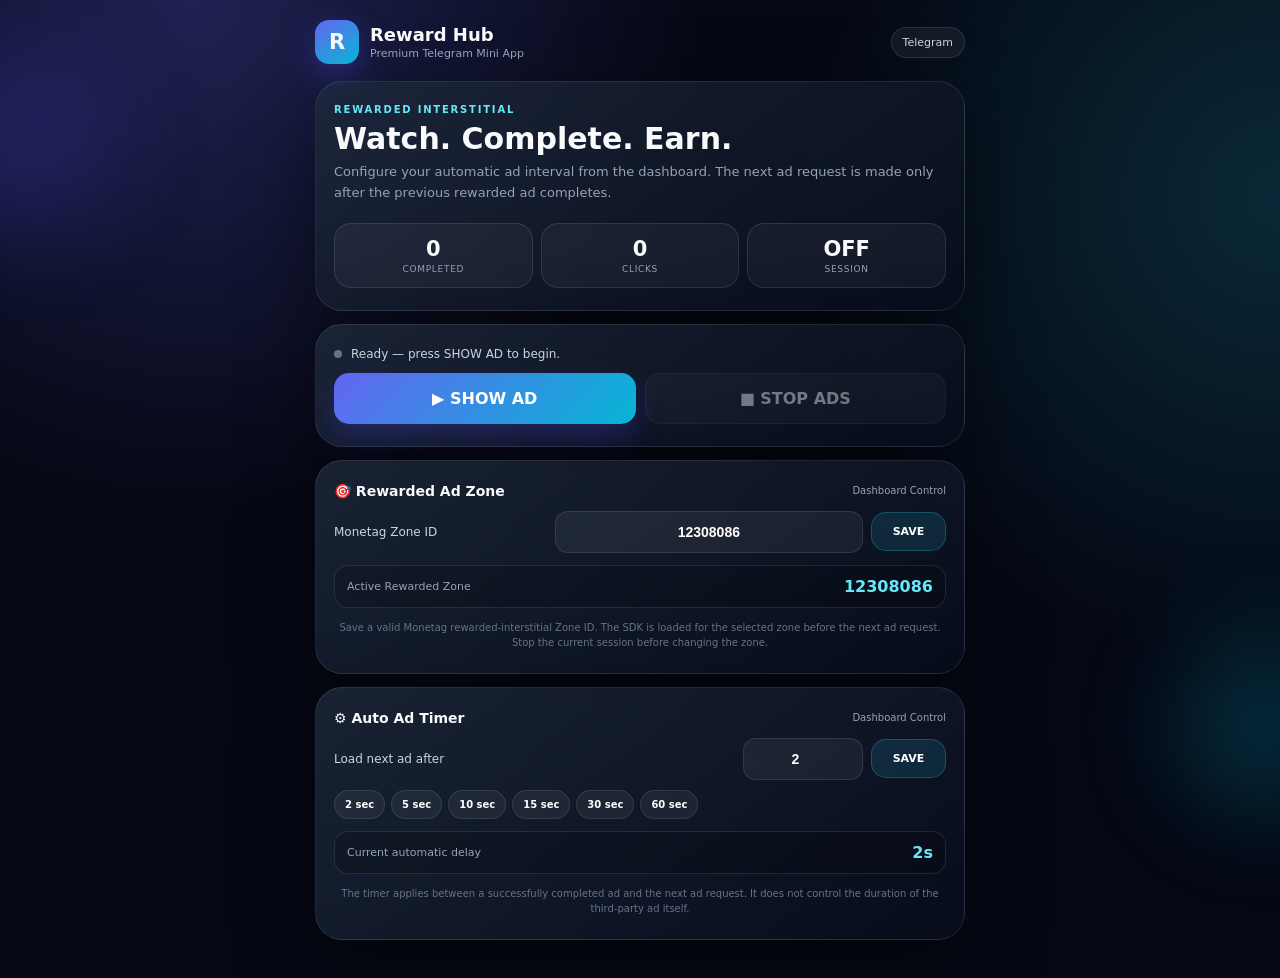
<file: index.html>
<!DOCTYPE html>
<html lang="en">
<head>
  <meta charset="UTF-8" />
  <meta name="viewport" content="width=device-width, initial-scale=1.0, viewport-fit=cover" />
  <meta name="theme-color" content="#050814" />
  <title>Reward Hub — Telegram Mini App</title>

  <script src="https://telegram.org/js/telegram-web-app.js"></script>
<style>
    :root{
      --bg:#050814; --panel:rgba(15,23,42,.72); --line:rgba(255,255,255,.10);
      --text:#f8fafc; --muted:#94a3b8; --cyan:#22d3ee; --blue:#6366f1;
      --green:#34d399; --red:#fb7185; --amber:#fbbf24;
    }
    *{box-sizing:border-box}
    html,body{margin:0;min-height:100%;font-family:Inter,system-ui,-apple-system,BlinkMacSystemFont,"Segoe UI",sans-serif;
      background:radial-gradient(circle at 15% 0%,rgba(99,102,241,.28),transparent 35%),
      radial-gradient(circle at 100% 20%,rgba(34,211,238,.16),transparent 32%),var(--bg);color:var(--text)}
    body{overflow-x:hidden}
    .orb{position:fixed;border-radius:50%;filter:blur(55px);opacity:.23;pointer-events:none}
    .orb.one{width:190px;height:190px;background:#4f46e5;top:5%;left:-80px}
    .orb.two{width:170px;height:170px;background:#06b6d4;right:-70px;bottom:10%}
    .app{width:min(680px,100%);margin:auto;padding:20px 15px 38px;position:relative;z-index:1}
    .topbar{display:flex;align-items:center;justify-content:space-between;margin-bottom:17px}
    .brand{display:flex;align-items:center;gap:11px}
    .logo{width:44px;height:44px;border-radius:14px;display:grid;place-items:center;background:linear-gradient(145deg,#6366f1,#06b6d4);
      box-shadow:0 10px 30px rgba(79,70,229,.35);font-size:21px;font-weight:900}
    h1{font-size:18px;margin:0}.sub{font-size:11px;color:var(--muted);margin-top:2px}
    .pill{padding:8px 11px;border:1px solid var(--line);border-radius:999px;background:rgba(255,255,255,.05);font-size:11px;color:#cbd5e1}
    .card{border:1px solid var(--line);background:linear-gradient(145deg,rgba(30,41,59,.82),rgba(8,13,28,.92));
      border-radius:27px;box-shadow:0 24px 80px rgba(0,0,0,.45);padding:22px 18px}
    .eyebrow{color:#67e8f9;font-size:10px;font-weight:900;letter-spacing:1.8px;text-transform:uppercase}
    .hero h2{font-size:30px;line-height:1.08;margin:8px 0 7px}.hero p{color:var(--muted);font-size:13px;line-height:1.6;margin:0}
    .stats{display:grid;grid-template-columns:repeat(3,1fr);gap:8px;margin-top:19px}
    .stat{border:1px solid var(--line);background:rgba(255,255,255,.045);border-radius:17px;padding:13px 8px;text-align:center}
    .stat b{display:block;font-size:21px}.stat span{display:block;margin-top:3px;color:var(--muted);font-size:9px;text-transform:uppercase;letter-spacing:.7px}
    .control{margin-top:13px}
    .status{display:flex;align-items:center;gap:9px;color:#cbd5e1;font-size:12px;margin-bottom:12px}
    .dot{width:8px;height:8px;border-radius:50%;background:#64748b}
    .dot.live{background:var(--green);box-shadow:0 0 0 5px rgba(52,211,153,.1),0 0 18px rgba(52,211,153,.7)}
    .dot.wait{background:var(--amber);box-shadow:0 0 0 5px rgba(251,191,36,.1),0 0 15px rgba(251,191,36,.55)}
    .buttons{display:grid;grid-template-columns:1fr 1fr;gap:9px}
    button{border:0;color:white;font:inherit;font-weight:800;cursor:pointer;border-radius:15px;padding:15px 13px;transition:.15s}
    button:active{transform:scale(.98)}
    button:disabled{opacity:.43;cursor:not-allowed}
    .primary{background:linear-gradient(135deg,#6366f1,#06b6d4);box-shadow:0 12px 28px rgba(79,70,229,.28)}
    .secondary{background:rgba(255,255,255,.07);border:1px solid var(--line)}

    .settings{margin-top:13px}
    .settings-title{display:flex;align-items:center;justify-content:space-between;margin-bottom:12px}
    .settings-title strong{font-size:14px}.settings-title small{color:var(--muted);font-size:10px}
    .timer-row{display:grid;grid-template-columns:1fr 120px 75px;gap:8px;align-items:center}
    .timer-label{color:#cbd5e1;font-size:12px}
    .input-wrap{position:relative}
    input{width:100%;border:1px solid var(--line);outline:none;background:rgba(255,255,255,.06);color:#fff;
      border-radius:13px;padding:12px 10px;font-size:14px;font-weight:800;text-align:center}
    input:focus{border-color:rgba(34,211,238,.65);box-shadow:0 0 0 3px rgba(34,211,238,.08)}
    .save{padding:12px 8px;background:rgba(34,211,238,.12);border:1px solid rgba(34,211,238,.25);font-size:11px}
    .quick{display:flex;gap:6px;flex-wrap:wrap;margin-top:10px}
    .quick button{padding:8px 10px;font-size:10px;background:rgba(255,255,255,.055);border:1px solid var(--line)}
    .timer-display{margin-top:12px;padding:11px 12px;border-radius:14px;background:rgba(0,0,0,.18);border:1px solid var(--line);
      display:flex;justify-content:space-between;align-items:center;font-size:11px;color:var(--muted)}
    .timer-display b{color:#67e8f9;font-size:16px}
    .info{margin-top:12px;color:#64748b;font-size:10px;line-height:1.55;text-align:center}
    .toast{position:fixed;left:50%;bottom:22px;transform:translate(-50%,20px);opacity:0;pointer-events:none;background:#0f172a;
      border:1px solid var(--line);padding:11px 15px;border-radius:13px;font-size:12px;box-shadow:0 15px 45px rgba(0,0,0,.4);
      transition:.25s;z-index:20;white-space:nowrap}.toast.show{opacity:1;transform:translate(-50%,0)}
    @media(max-width:440px){
      .hero h2{font-size:27px}.stats{gap:6px}.stat b{font-size:19px}
      .buttons{grid-template-columns:1fr}.timer-row{grid-template-columns:1fr 100px 68px}
    }
  </style>
</head>

<body>
  <div class="orb one"></div><div class="orb two"></div>

  <main class="app">
    <header class="topbar">
      <div class="brand">
        <div class="logo">R</div>
        <div><h1>Reward Hub</h1><div class="sub">Premium Telegram Mini App</div></div>
      </div>
      <div class="pill" id="tgUser">Telegram</div>
    </header>

    <section class="card hero">
      <div class="eyebrow">Rewarded Interstitial</div>
      <h2>Watch. Complete. Earn.</h2>
      <p>Configure your automatic ad interval from the dashboard. The next ad request is made only after the previous rewarded ad completes.</p>

      <div class="stats">
        <div class="stat"><b id="completed">0</b><span>Completed</span></div>
        <div class="stat"><b id="clicks">0</b><span>Clicks</span></div>
        <div class="stat"><b id="session">OFF</b><span>Session</span></div>
      </div>
    </section>

    <section class="card control">
      <div class="status"><span class="dot" id="dot"></span><span id="statusText">Ready — press SHOW AD to begin.</span></div>
      <div class="buttons">
        <button class="primary" id="startBtn">▶ SHOW AD</button>
        <button class="secondary" id="stopBtn" disabled>■ STOP ADS</button>
      </div>
    </section>

    <section class="card settings">
      <div class="settings-title">
        <strong>🎯 Rewarded Ad Zone</strong>
        <small>Dashboard Control</small>
      </div>

      <div class="timer-row" style="grid-template-columns:1fr 1.45fr 75px;">
        <div class="timer-label">Monetag Zone ID</div>
        <div class="input-wrap">
          <input id="zoneInput" type="text" inputmode="numeric" autocomplete="off"
                 placeholder="12308086" value="12308086" />
        </div>
        <button class="save" id="saveZone">SAVE</button>
      </div>

      <div class="timer-display">
        <span>Active Rewarded Zone</span>
        <b id="currentZone">12308086</b>
      </div>

      <div class="info">
        Save a valid Monetag rewarded-interstitial Zone ID. The SDK is loaded for the selected zone before the next ad request.
        Stop the current session before changing the zone.
      </div>
    </section>

    <section class="card settings">
      <div class="settings-title">
        <strong>⚙ Auto Ad Timer</strong>
        <small>Dashboard Control</small>
      </div>

      <div class="timer-row">
        <div class="timer-label">Load next ad after</div>
        <div class="input-wrap">
          <input id="timerInput" type="number" min="1" max="3600" step="1" value="2" inputmode="numeric" />
        </div>
        <button class="save" id="saveTimer">SAVE</button>
      </div>

      <div class="quick">
        <button data-sec="2">2 sec</button>
        <button data-sec="5">5 sec</button>
        <button data-sec="10">10 sec</button>
        <button data-sec="15">15 sec</button>
        <button data-sec="30">30 sec</button>
        <button data-sec="60">60 sec</button>
      </div>

      <div class="timer-display">
        <span>Current automatic delay</span>
        <b><span id="currentTimer">2</span>s</b>
      </div>

      <div class="info">
        The timer applies between a successfully completed ad and the next ad request.
        It does not control the duration of the third-party ad itself.
      </div>
    </section>
  </main>

  <div class="toast" id="toast"></div>

<script>
(() => {
  "use strict";

  const STORAGE = "rewardHub_v2";
  const DEFAULT_DELAY = 2;
  const MIN_DELAY = 1;
  const MAX_DELAY = 3600;
  const DEFAULT_ZONE = "12308086";

  const $ = id => document.getElementById(id);
  const completedEl = $("completed");
  const clicksEl = $("clicks");
  const sessionEl = $("session");
  const statusText = $("statusText");
  const dot = $("dot");
  const startBtn = $("startBtn");
  const stopBtn = $("stopBtn");
  const timerInput = $("timerInput");
  const zoneInput = $("zoneInput");
  const currentZone = $("currentZone");
  const saveZone = $("saveZone");
  const currentTimer = $("currentTimer");
  const saveTimer = $("saveTimer");
  const toast = $("toast");
  const tgUser = $("tgUser");

  let saved = {};
  try { saved = JSON.parse(localStorage.getItem(STORAGE) || "{}"); } catch (_) {}

  let stats = {
    completed: Number(saved.completed || 0),
    clicks: Number(saved.clicks || 0)
  };

  let delaySeconds = clamp(Number(saved.delaySeconds || DEFAULT_DELAY), MIN_DELAY, MAX_DELAY);
  let zoneId = String(saved.zoneId || DEFAULT_ZONE).trim();
  let running = false;
  let busy = false;
  let timer = null;
  let countdownTimer = null;
  let countdownEnd = 0;

  function clamp(n, min, max) {
    return Math.min(max, Math.max(min, Number.isFinite(n) ? n : DEFAULT_DELAY));
  }

  function persist() {
    localStorage.setItem(STORAGE, JSON.stringify({
      completed: stats.completed,
      clicks: stats.clicks,
      delaySeconds,
      zoneId
    }));
  }

  function render() {
    completedEl.textContent = stats.completed;
    clicksEl.textContent = stats.clicks;
    sessionEl.textContent = running ? "ON" : "OFF";
    timerInput.value = delaySeconds;
    currentTimer.textContent = delaySeconds;
    zoneInput.value = zoneId;
    currentZone.textContent = zoneId;
    persist();
  }

  function setStatus(text, state = "") {
    statusText.textContent = text;
    dot.className = "dot " + state;
  }

  function toastMsg(message) {
    toast.textContent = message;
    toast.classList.add("show");
    clearTimeout(toastMsg.t);
    toastMsg.t = setTimeout(() => toast.classList.remove("show"), 2200);
  }

  function setTimer(seconds) {
    delaySeconds = clamp(Math.floor(Number(seconds)), MIN_DELAY, MAX_DELAY);
    render();
    toastMsg(`Automatic ad timer set to ${delaySeconds} seconds`);
  }

  function cancelScheduledAd() {
    clearTimeout(timer);
    timer = null;
    clearInterval(countdownTimer);
    countdownTimer = null;
  }

  function scheduleNextAd() {
    cancelScheduledAd();
    if (!running) return;

    countdownEnd = Date.now() + delaySeconds * 1000;
    setStatus(`Ad completed ✓ — next ad in ${delaySeconds}s.`, "wait");

    countdownTimer = setInterval(() => {
      if (!running) {
        clearInterval(countdownTimer);
        return;
      }
      const left = Math.max(0, countdownEnd - Date.now());
      const secondsLeft = Math.ceil(left / 1000);
      if (secondsLeft > 0) {
        statusText.textContent = `Ad completed ✓ — next ad in ${secondsLeft}s.`;
      }
    }, 200);

    timer = setTimeout(() => {
      clearInterval(countdownTimer);
      countdownTimer = null;
      busy = false;
      requestAd();
    }, delaySeconds * 1000);
  }


  function isValidZoneId(value) {
    return /^\d{3,20}$/.test(String(value).trim());
  }

  function sdkFunctionName(zone) {
    return "show_" + String(zone).trim();
  }

  function loadMonetagSdk(zone) {
    return new Promise((resolve, reject) => {
      zone = String(zone).trim();

      if (!isValidZoneId(zone)) {
        reject(new Error("Invalid Zone ID"));
        return;
      }

      const fnName = sdkFunctionName(zone);

      // If the requested SDK function is already available, no reload is needed.
      if (typeof window[fnName] === "function") {
        resolve(fnName);
        return;
      }

      const oldScript = document.getElementById("monetag-dynamic-sdk");
      if (oldScript) oldScript.remove();

      // Remove a previous global function reference if possible.
      try { delete window[fnName]; } catch (_) {}

      const script = document.createElement("script");
      script.id = "monetag-dynamic-sdk";
      script.src = "//libtl.com/sdk.js";
      script.dataset.zone = zone;
      script.dataset.sdk = fnName;
      script.async = true;

      const timeout = setTimeout(() => {
        script.remove();
        reject(new Error("Monetag SDK load timeout"));
      }, 15000);

      script.onload = () => {
        // SDK may expose the function immediately or shortly after load.
        const started = Date.now();
        const check = () => {
          if (typeof window[fnName] === "function") {
            clearTimeout(timeout);
            resolve(fnName);
          } else if (Date.now() - started < 5000) {
            setTimeout(check, 100);
          } else {
            clearTimeout(timeout);
            reject(new Error("SDK function was not exposed"));
          }
        };
        check();
      };

      script.onerror = () => {
        clearTimeout(timeout);
        reject(new Error("Monetag SDK failed to load"));
      };

      document.head.appendChild(script);
    });
  }

  async function requestAd() {
    if (!running || busy) return;

    busy = true;
    setStatus(`Loading rewarded ad — Zone ${zoneId}…`, "live");

    try {
      const fnName = await loadMonetagSdk(zoneId);
      await window[fnName]();

      // The SDK Promise resolving is treated as successful completion.
      stats.completed++;
      render();

      busy = false;
      scheduleNextAd();
    } catch (error) {
      console.error("Rewarded ad error:", error);
      busy = false;
      setStatus("Ad could not be completed. Try again.");
      toastMsg("Ad unavailable");
    }
  }

  startBtn.addEventListener("click", () => {
    if (running) return;
    running = true;
    startBtn.disabled = true;
    stopBtn.disabled = false;
    render();
    requestAd();
  });

  stopBtn.addEventListener("click", () => {
    running = false;
    busy = false;
    cancelScheduledAd();
    startBtn.disabled = false;
    stopBtn.disabled = true;
    render();
    setStatus("Stopped — press SHOW AD to start again.");
    toastMsg("Ad session stopped");
  });


  saveZone.addEventListener("click", async () => {
    if (running || busy) {
      toastMsg("Stop the ad session before changing Zone ID");
      return;
    }

    const value = String(zoneInput.value || "").trim();

    if (!isValidZoneId(value)) {
      toastMsg("Enter a valid numeric Zone ID");
      zoneInput.value = zoneId;
      return;
    }

    const oldZone = zoneId;
    zoneId = value;
    render();

    try {
      setStatus(`Checking Zone ${zoneId}…`, "wait");
      await loadMonetagSdk(zoneId);
      setStatus(`Zone ${zoneId} is ready. Press SHOW AD to start.`);
      toastMsg(`Zone changed: ${zoneId}`);
    } catch (error) {
      console.error("Zone SDK load error:", error);
      zoneId = oldZone;
      render();
      setStatus(`Zone ${oldZone} restored — selected Zone could not load.`);
      toastMsg("Could not load selected Zone ID");
    }
  });

  zoneInput.addEventListener("keydown", e => {
    if (e.key === "Enter") saveZone.click();
  });

  saveTimer.addEventListener("click", () => {
    const value = Number(timerInput.value);
    if (!Number.isFinite(value) || value < MIN_DELAY || value > MAX_DELAY) {
      timerInput.value = delaySeconds;
      toastMsg(`Enter a value from ${MIN_DELAY} to ${MAX_DELAY} seconds`);
      return;
    }
    setTimer(value);
  });

  timerInput.addEventListener("keydown", e => {
    if (e.key === "Enter") saveTimer.click();
  });

  document.querySelectorAll("[data-sec]").forEach(btn => {
    btn.addEventListener("click", () => setTimer(Number(btn.dataset.sec)));
  });

  // No fake ad-click counter is generated here.
  // A third-party ad's internal click can only be counted if Monetag
  // exposes an official click callback/event for this SDK.

  function tgInit() {
    try {
      if (!window.Telegram || !Telegram.WebApp) return;
      Telegram.WebApp.ready();
      Telegram.WebApp.expand();
      const user = Telegram.WebApp.initDataUnsafe?.user;
      if (user?.first_name) tgUser.textContent = user.first_name.slice(0, 16);
    } catch (_) {}
  }

  tgInit();
  render();
})();
</script>
</body>
</html>
</file>
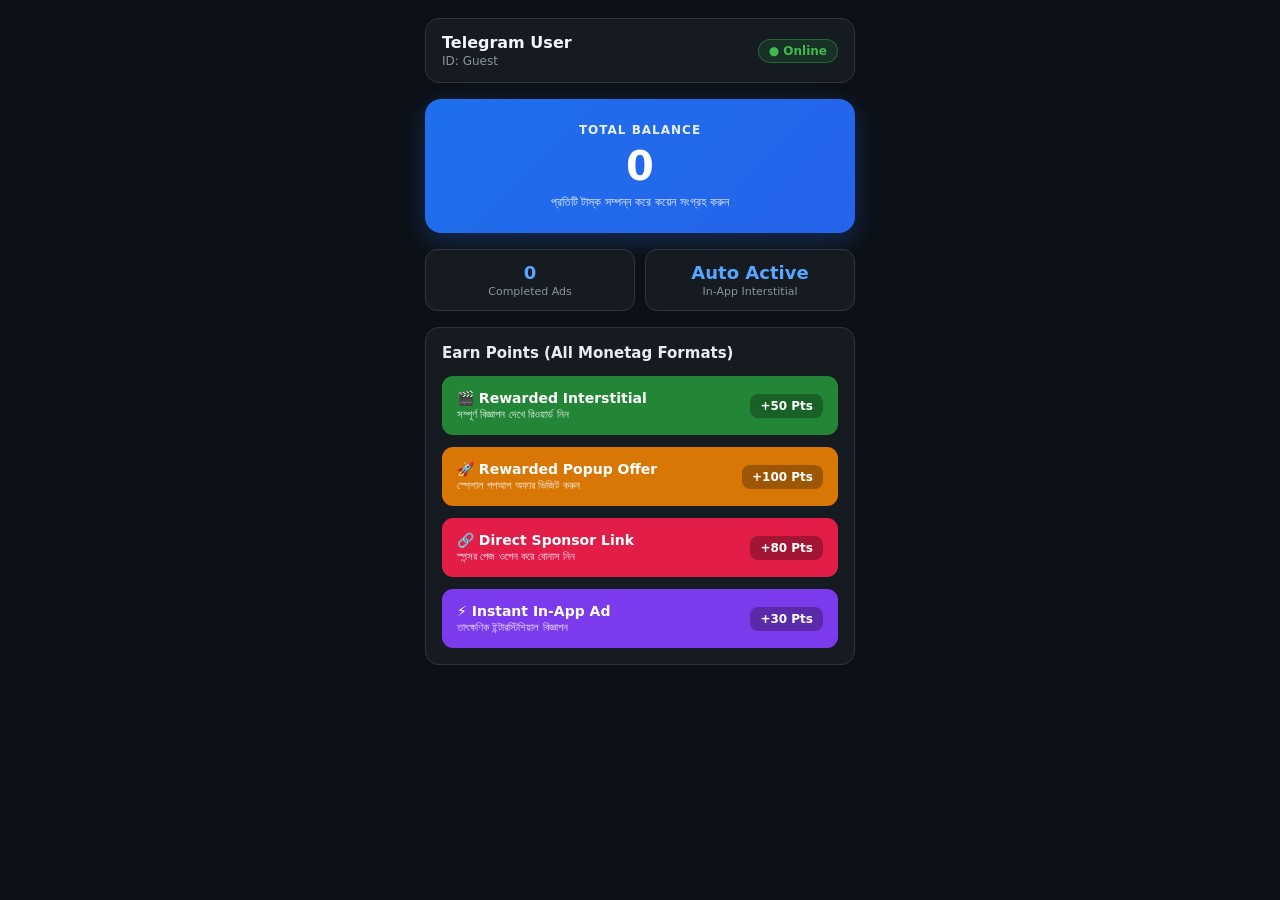
<file: index-v2.html>
<!DOCTYPE html>
<html lang="bn">
<head>
    <meta charset="UTF-8">
    <meta name="viewport" content="width=device-width, initial-scale=1.0, maximum-scale=1.0, user-scalable=no">
    <title>CoinEarn Pro - Telegram Mini App</title>
    
    <!-- Telegram WebApp Official SDK -->
    <script src="https://telegram.org/js/telegram-web-app.js"></script>

    <!-- Monetag Telegram Mini App SDK (Zone ID: 12308086) -->
    <script src='//libtl.com/sdk.js' data-zone='12308086' data-sdk='show_12308086'></script>

    <style>
        * { margin: 0; padding: 0; box-sizing: border-box; font-family: 'Segoe UI', system-ui, -apple-system, sans-serif; user-select: none; }
        body {
            background-color: #0d1117;
            color: #ffffff;
            display: flex;
            flex-direction: column;
            align-items: center;
            min-height: 100vh;
            padding: 18px 14px;
        }

        .app-container {
            width: 100%;
            max-width: 430px;
            display: flex;
            flex-direction: column;
            gap: 16px;
        }

        /* User Header */
        .header-card {
            background: #161b22;
            border: 1px solid #30363d;
            border-radius: 14px;
            padding: 14px 16px;
            display: flex;
            justify-content: space-between;
            align-items: center;
        }
        .user-info h3 { font-size: 16px; color: #f0f6fc; font-weight: 700; }
        .user-info p { font-size: 12px; color: #8b949e; margin-top: 2px; }
        .status-badge {
            background: rgba(35, 134, 54, 0.2);
            color: #3fb950;
            padding: 4px 10px;
            border-radius: 20px;
            font-size: 12px;
            font-weight: 600;
            border: 1px solid rgba(63, 185, 80, 0.4);
        }

        /* Balance Card */
        .balance-card {
            background: linear-gradient(135deg, #1f6feb 0%, #2563eb 100%);
            border-radius: 16px;
            padding: 24px 20px;
            text-align: center;
            box-shadow: 0 8px 24px rgba(31, 111, 235, 0.28);
        }
        .balance-label { font-size: 12px; text-transform: uppercase; letter-spacing: 1px; opacity: 0.9; font-weight: 600; }
        .balance-amount { font-size: 40px; font-weight: 800; margin: 6px 0; }
        .balance-sub { font-size: 12px; opacity: 0.9; }

        /* Stats Row */
        .stats-row {
            display: grid;
            grid-template-columns: 1fr 1fr;
            gap: 10px;
        }
        .stat-box {
            background: #161b22;
            border: 1px solid #30363d;
            border-radius: 12px;
            padding: 12px;
            text-align: center;
        }
        .stat-val { font-size: 18px; font-weight: 700; color: #58a6ff; }
        .stat-lbl { font-size: 11px; color: #8b949e; margin-top: 2px; }

        /* Task / Ad Buttons Section */
        .tasks-section {
            background: #161b22;
            border: 1px solid #30363d;
            border-radius: 14px;
            padding: 16px;
            display: flex;
            flex-direction: column;
            gap: 12px;
        }
        .section-title { font-size: 15px; font-weight: 700; color: #e6edf3; margin-bottom: 2px; }

        .ad-btn {
            width: 100%;
            padding: 14px 15px;
            border: none;
            border-radius: 11px;
            font-size: 14px;
            font-weight: 700;
            color: #fff;
            cursor: pointer;
            display: flex;
            justify-content: space-between;
            align-items: center;
            text-decoration: none;
            transition: transform 0.15s ease, opacity 0.2s;
        }
        .ad-btn:active { transform: scale(0.97); }
        .ad-btn:disabled { opacity: 0.6; cursor: not-allowed; }

        .btn-left { display: flex; flex-direction: column; text-align: left; }
        .btn-sub { font-size: 11px; font-weight: 400; opacity: 0.85; margin-top: 2px; }

        .btn-interstitial { background: #238636; }
        .btn-popup { background: #d97706; }
        .btn-direct { background: #e11d48; }
        .btn-inapp { background: #7c3aed; }

        .reward-tag {
            background: rgba(0, 0, 0, 0.28);
            padding: 5px 10px;
            border-radius: 8px;
            font-size: 12px;
            font-weight: 700;
            white-space: nowrap;
        }

        /* Toast Notification */
        #toast {
            position: fixed;
            bottom: 22px;
            left: 50%;
            transform: translateX(-50%);
            background: #238636;
            color: white;
            padding: 10px 20px;
            border-radius: 25px;
            font-size: 13px;
            font-weight: 600;
            display: none;
            box-shadow: 0 4px 14px rgba(0,0,0,0.6);
            z-index: 1000;
            white-space: nowrap;
        }
    </style>
</head>
<body>

    <div class="app-container">
        <!-- User Profile Header -->
        <div class="header-card">
            <div class="user-info">
                <h3 id="tgUserName">Telegram User</h3>
                <p id="tgUserId">ID: Guest</p>
            </div>
            <span class="status-badge">● Online</span>
        </div>

        <!-- Points Balance -->
        <div class="balance-card">
            <div class="balance-label">Total Balance</div>
            <div class="balance-amount" id="pointsDisplay">0</div>
            <div class="balance-sub">প্রতিটি টাস্ক সম্পন্ন করে কয়েন সংগ্রহ করুন</div>
        </div>

        <!-- Ad Counter Stats -->
        <div class="stats-row">
            <div class="stat-box">
                <div class="stat-val" id="adsWatchedDisplay">0</div>
                <div class="stat-lbl">Completed Ads</div>
            </div>
            <div class="stat-box">
                <div class="stat-val">Auto Active</div>
                <div class="stat-lbl">In-App Interstitial</div>
            </div>
        </div>

        <!-- Monetag Ad Formats Section -->
        <div class="tasks-section">
            <div class="section-title">Earn Points (All Monetag Formats)</div>

            <!-- ১. Rewarded Interstitial -->
            <button class="ad-btn btn-interstitial" id="btnInterstitial" onclick="runRewardedInterstitial()">
                <div class="btn-left">
                    <span>🎬 Rewarded Interstitial</span>
                    <span class="btn-sub">সম্পূর্ণ বিজ্ঞাপন দেখে রিওয়ার্ড নিন</span>
                </div>
                <span class="reward-tag">+50 Pts</span>
            </button>

            <!-- ২. Rewarded Popup -->
            <button class="ad-btn btn-popup" id="btnPopup" onclick="runRewardedPopup()">
                <div class="btn-left">
                    <span>🚀 Rewarded Popup Offer</span>
                    <span class="btn-sub">স্পেশাল পপআপ অফার ভিজিট করুন</span>
                </div>
                <span class="reward-tag">+100 Pts</span>
            </button>

            <!-- ৩. Direct Link / SmartLink -->
            <a href="https://uplcm.com/4/12334132" target="_blank" rel="noopener noreferrer" class="ad-btn btn-direct" onclick="runDirectLink()">
                <div class="btn-left">
                    <span>🔗 Direct Sponsor Link</span>
                    <span class="btn-sub">স্পন্সর পেজ ওপেন করে বোনাস নিন</span>
                </div>
                <span class="reward-tag">+80 Pts</span>
            </a>

            <!-- ৪. Manual In-App Interstitial Trigger -->
            <button class="ad-btn btn-inapp" id="btnInApp" onclick="runManualInApp()">
                <div class="btn-left">
                    <span>⚡ Instant In-App Ad</span>
                    <span class="btn-sub">তাৎক্ষণিক ইন্টারস্টিশিয়াল বিজ্ঞাপন</span>
                </div>
                <span class="reward-tag">+30 Pts</span>
            </button>
        </div>
    </div>

    <div id="toast">Points Added!</div>

    <script>
        // Telegram WebApp ইনিশিয়ালাইজেশন
        const tg = window.Telegram ? window.Telegram.WebApp : null;
        if (tg) {
            tg.expand();
            tg.ready();
            if (tg.initDataUnsafe && tg.initDataUnsafe.user) {
                const user = tg.initDataUnsafe.user;
                document.getElementById('tgUserName').innerText = user.first_name + (user.last_name ? ' ' + user.last_name : '');
                document.getElementById('tgUserId').innerText = 'ID: ' + user.id;
            }
        }

        // লোকাল স্টোরেজ থেকে পয়েন্ট ও অ্যাড কাউন্ট লোড
        let points = parseInt(localStorage.getItem('user_points')) || 0;
        let adsWatched = parseInt(localStorage.getItem('ads_watched')) || 0;

        document.getElementById('pointsDisplay').innerText = points;
        document.getElementById('adsWatchedDisplay').innerText = adsWatched;

        function rewardUser(amount, message) {
            points += amount;
            adsWatched += 1;
            localStorage.setItem('user_points', points);
            localStorage.setItem('ads_watched', adsWatched);
            document.getElementById('pointsDisplay').innerText = points;
            document.getElementById('adsWatchedDisplay').innerText = adsWatched;
            showToast(message || `+${amount} Points যোগ হয়েছে!`);
        }

        function showToast(msg) {
            const toast = document.getElementById('toast');
            toast.innerText = msg;
            toast.style.display = 'block';
            setTimeout(() => { toast.style.display = 'none'; }, 3000);
        }

        // =========================================================
        // ১. REWARDED INTERSTITIAL (Zone: 12308086)
        // =========================================================
        function runRewardedInterstitial() {
            const btn = document.getElementById('btnInterstitial');
            btn.disabled = true;

            if (typeof show_12308086 === 'function') {
                show_12308086().then(() => {
                    rewardUser(50, 'You have seen an ad! +50 Pts Added');
                }).catch(e => {
                    console.log('Rewarded Interstitial error:', e);
                }).finally(() => {
                    btn.disabled = false;
                });
            } else {
                alert('Monetag SDK লোড হচ্ছে, অনুগ্রহ করে ইন্টারনেট কানেকশন চেক করুন।');
                btn.disabled = false;
            }
        }

        // =========================================================
        // ২. REWARDED POPUP (Zone: 12308086)
        // =========================================================
        function runRewardedPopup() {
            const btn = document.getElementById('btnPopup');
            btn.disabled = true;

            if (typeof show_12308086 === 'function') {
                show_12308086('pop').then(() => {
                    rewardUser(100, 'Popup Offer Completed! +100 Pts Added');
                }).catch(e => {
                    console.log('Rewarded Popup error:', e);
                }).finally(() => {
                    btn.disabled = false;
                });
            } else {
                alert('Monetag SDK লোড হচ্ছে, অনুগ্রহ করে ইন্টারনেট কানেকশন চেক করুন।');
                btn.disabled = false;
            }
        }

        // =========================================================
        // ৩. DIRECT LINK REWARD (https://uplcm.com/4/12334132)
        // =========================================================
        function runDirectLink() {
            setTimeout(() => {
                rewardUser(80, 'Sponsor Link Visited! +80 Pts Added');
            }, 2500);
        }

        // =========================================================
        // ৪. IN-APP INTERSTITIAL (Automatic & Manual - Zone: 12308086)
        // =========================================================
        function startAutoInAppInterstitial() {
            if (typeof show_12308086 === 'function') {
                show_12308086({
                    type: 'inApp',
                    inAppSettings: {
                        frequency: 2,
                        capping: 0.1,
                        interval: 30,
                        timeout: 5,
                        everyPage: false
                    }
                });
            }
        }

        function runManualInApp() {
            if (typeof show_12308086 === 'function') {
                show_12308086({
                    type: 'inApp',
                    inAppSettings: {
                        frequency: 1,
                        capping: 0,
                        interval: 0,
                        timeout: 0,
                        everyPage: false
                    }
                });
                setTimeout(() => {
                    rewardUser(30, 'In-App Ad Triggered! +30 Pts Added');
                }, 2000);
            }
        }

        // পেজ লোড হলে স্বয়ংক্রিয়ভাবে In-App Interstitial চালু হবে
        window.addEventListener('load', () => {
            setTimeout(startAutoInAppInterstitial, 1500);
        });
    </script>
</body>
</html>
</file>
